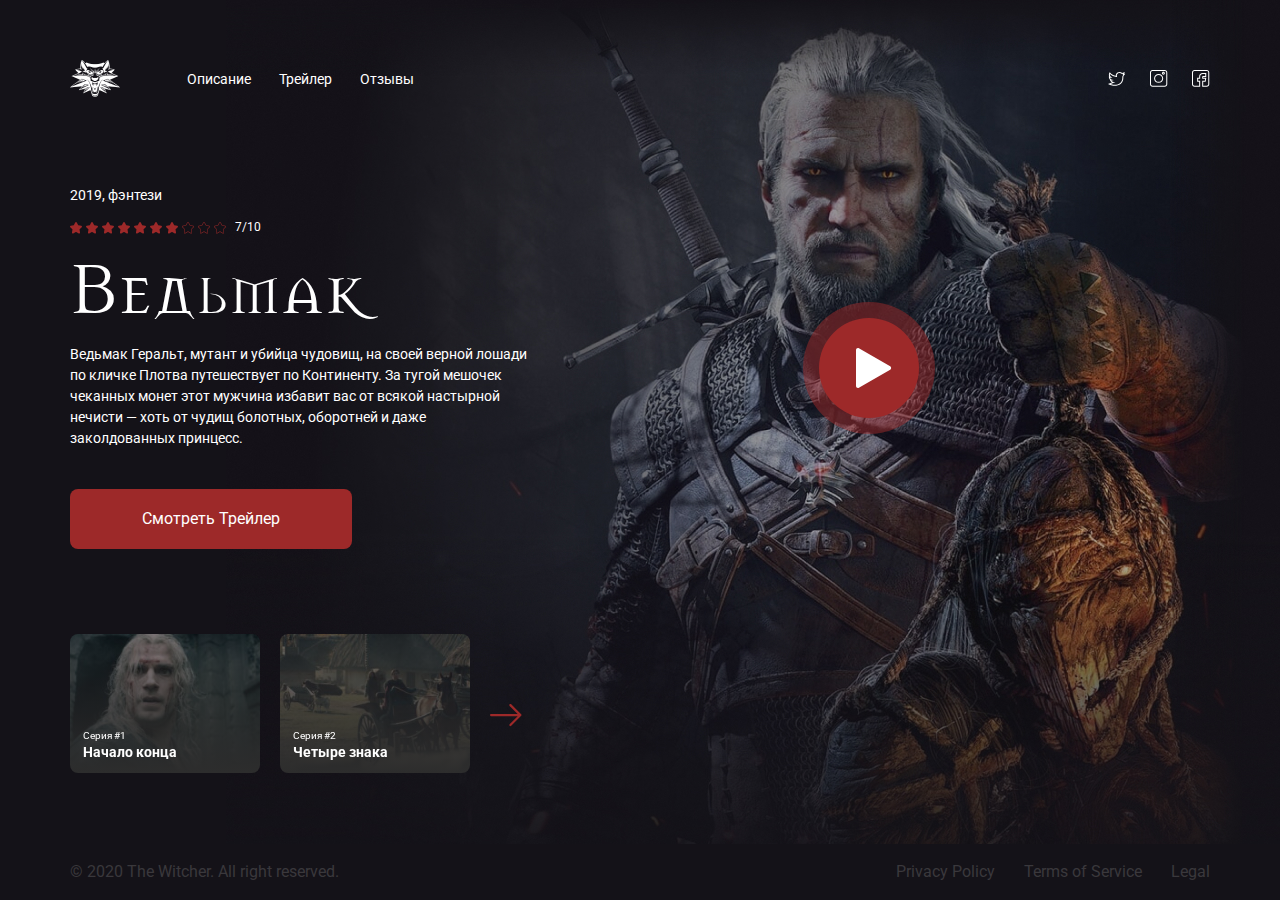
<file: index.html>
<!DOCTYPE html>
<html lang="ru">

<head>
    <meta charset="UTF-8">
    <meta name="viewport" content="width=device-width, initial-scale=1.0">
    <meta http-equiv="X-UA-Compatible" content="ie=edge">
    <title>The Witcher</title>
    <link rel="stylesheet" href="https://fonts.googleapis.com/css?family=Roboto&display=swap">
    <link rel="stylesheet" href="css/reset.css">
    <link rel="stylesheet" href="css/animate.css">
    <link rel="stylesheet" href="css/swiper.min.css">
    <link rel="stylesheet" href="css/jquery.fancybox.min.css">
    <link rel="stylesheet" href="css/style.css">


</head>

<body>
    <header>
        <div class="container">
            <div class="header">
                <img src="img/logo.png" alt="logo" class="logo">

                <nav class="menu-list">
                    <a href="#" class="menu-link">Описание</a>
                    <a href="#" class="menu-link">Трейлер</a>
                    <a href="#" class="menu-link">Отзывы</a>
                </nav>

                <div class="social">
                    <a href="#" class="social-link"><img src="img/social/twitter.svg" alt="twitter"></a>
                    <a href="#" class="social-link"><img src="img/social/instagram.svg" alt="instagram"></a>
                    <a href="#" class="social-link"><img src="img/social/facebook.svg" alt="facebook"></a>
                </div>
                <!-- /.social -->
            </div>
            <!-- /.header -->
            <div class="menu-button"></div>
        </div>
        <!-- /.container -->
    </header>

    <main>
        <div class="container">
            <div class="main-content">
                <div class="content">
                    <span class="genre animated fadeInRight">2019, фэнтези</span>
                    <div class="rating animated fadeInRight">
                        <div class="rating-stars">
                            <img src="img/star.svg" alt="star" class="star">
                            <img src="img/star.svg" alt="star" class="star">
                            <img src="img/star.svg" alt="star" class="star">
                            <img src="img/star.svg" alt="star" class="star">
                            <img src="img/star.svg" alt="star" class="star">
                            <img src="img/star.svg" alt="star" class="star">
                            <img src="img/star.svg" alt="star" class="star">
                            <img src="img/star-o.svg" alt="star-o" class="star">
                            <img src="img/star-o.svg" alt="star-o" class="star">
                            <img src="img/star-o.svg" alt="star-o" class="star">
                        </div>
                        <div class="rating-number">7/10</div>
                    </div>
                    <!-- /.rating -->
                    <h1 class="main-title animated fadeInRight">Ведьмак</h1>
                    <p class="main-description animated fadeInRight">Ведьмак Геральт, мутант и убийца чудовищ, на своей верной лошади по
                        кличке Плотва путешествует по Континенту. За тугой мешочек чеканных монет этот мужчина избавит
                        вас от всякой настырной нечисти — хоть от чудищ болотных, оборотней и даже заколдованных
                        принцесс.
                    </p>

                    <a data-fancybox href="https://www.youtube.com/watch?v=EUizTA1nrfA" class="button animated fadeInRight">Смотреть Трейлер</a>

                </div>
                <!-- /.content -->

                <a data-fancybox href="https://www.youtube.com/watch?v=EUizTA1nrfA" class="play">
                    <img src="img/play.svg" alt="play" class="play-img">
                </a>
                <!-- /.play -->

            </div>
            <!-- /.main-content -->

<div class="series">
    <div class="swiper-container">
        <div class="swiper-wrapper">
            <div class="swiper-slide">
                <div class="card series-1">
                    <span class="card-subtitle">Серия #1</span>
                    <h2 class="card-title">Начало конца</h2>
                </div>
            </div>
            <div class="swiper-slide">
                <div class="card series-2">
                    <span class="card-subtitle">Серия #2</span>
                    <h2 class="card-title">Четыре знака</h2>
                </div>
            </div>
            <div class="swiper-slide">
                <div class="card series-3">
                    <span class="card-subtitle">Серия #3</span>
                    <h2 class="card-title">Предательская луна</h2>
                </div>
            </div>
            <div class="swiper-slide">
                <div class="card series-4">
                    <span class="card-subtitle">Серия #4</span>
                    <h2 class="card-title">Банкеты, ублюдки и похороны</h2>
                </div>
            </div>
            <div class="swiper-slide">
                <div class="card series-5">
                    <span class="card-subtitle">Серия #5</span>
                    <h2 class="card-title">Сдерживаемые аппетиты</h2>
                </div>
            </div>
            <div class="swiper-slide">
                <div class="card series-6">
                    <span class="card-subtitle">Серия #6</span>
                    <h2 class="card-title">Редкие виды</h2>
                </div>
            </div>
            <div class="swiper-slide">
                <div class="card series-7">
                    <span class="card-subtitle">Серия #7</span>
                    <h2 class="card-title">Перед падением</h2>
                </div>
            </div>
            <div class="swiper-slide">
                <div class="card series-8">
                    <span class="card-subtitle">Серия #8</span>
                    <h2 class="card-title">Нечто большее</h2>
                </div>
            </div>
        </div>

    </div>
    <button class="arrow"></button>
</div>
      
        </div>
        <!-- /.container -->

    </main>

    <footer class="footer">
        <div class="container">
            <div class="footer-content">
                <div class="left">
                    <span class="copyright">© 2020 The Witcher. All right reserved.</span>
                </div>
                <div class="right">
                    <nav class="footer-menu">
                        <a href="#" class="footer-link">Privacy Policy</a>
                        <a href="#" class="footer-link">Terms of Service</a>
                        <a href="#" class="footer-link">Legal</a>
                    </nav>
                </div>
            </div>
    </footer>

    <script src="https://cdn.jsdelivr.net/npm/jquery@3.4.1/dist/jquery.min.js"></script>
    <script src="js/jquery.fancybox.min.js"></script>
    <script src="js/swiper.min.js"></script>
    <script src="js/main.js"></script>
<!-- Yandex.Metrika counter -->
<script type="text/javascript" >
   (function(m,e,t,r,i,k,a){m[i]=m[i]||function(){(m[i].a=m[i].a||[]).push(arguments)};
   m[i].l=1*new Date();k=e.createElement(t),a=e.getElementsByTagName(t)[0],k.async=1,k.src=r,a.parentNode.insertBefore(k,a)})
   (window, document, "script", "https://mc.yandex.ru/metrika/tag.js", "ym");

   ym(57384142, "init", {
        clickmap:true,
        trackLinks:true,
        accurateTrackBounce:true
   });
</script>
<noscript><div><img src="https://mc.yandex.ru/watch/57384142" style="position:absolute; left:-9999px;" alt="" /></div></noscript>
<!-- /Yandex.Metrika counter -->


</body>

</html>
</file>
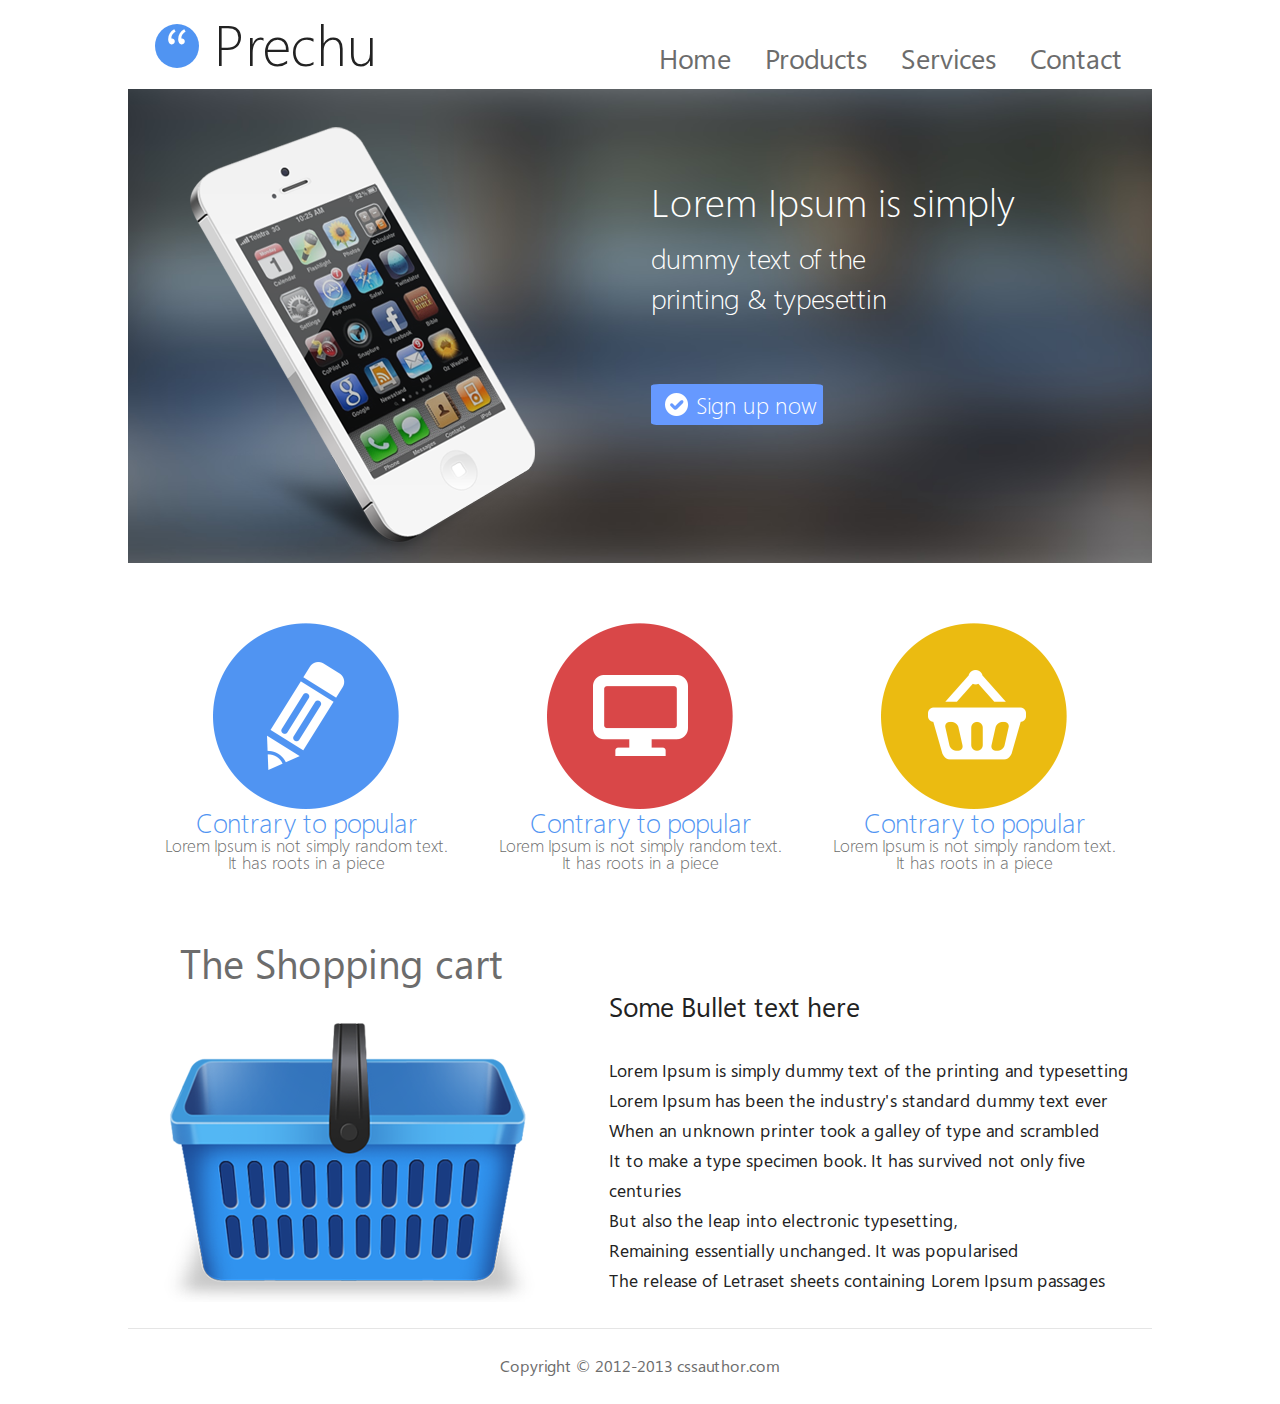
<file: Prechu/index.html>
<!DOCTYPE html>
<html lang="en">

<head>
    <meta charset="UTF-8">
    <meta name="viewport" content="width=device-width, initial-scale=1.0">
    <title>Prechu</title>
    <link rel="stylesheet" href="css/reset.css">
    <link href="https://fonts.googleapis.com/css?family=Source+Sans+Pro&display=swap" rel="stylesheet">
    <link rel="stylesheet" href="css/style.css">
</head>

<body>
    <header>
        <div class="container">
            <div class="header">
                <div class="logo">
                    <p>“</p>
                </div>
                <h1 class="header_title">Prechu</h1>
                <nav class="header_menu">
                    <a href="#" class="header_link">Home</a>
                    <a href="#" class="header_link">Products</a>
                    <a href="#" class="header_link">Services</a>
                    <a href="#" class="header_link">Contact</a>
                </nav>
            </div>
        </div>
    </header>

    <main>
        <div class="container">
            <div class="banner">

                <div class="banner_left">
                    <img src="img/phone.png" alt="" class="phone">
                </div>

                <div class="banner_right">
                    <h2 class="banner_title">Lorem Ipsum is simply</h2>
                    <p class="banner_descript">
                        dummy text of the<br>
                            printing & typesettin</p>
                    <div class="banner_btn"><img src="img/btn.png" alt="" class="btn_img">
                        <h3>Sign up now</h3>
                    </div>
                    </div>

                </div>
            
            <div class="options">
                
                <div class="block">
                    <img src="img/pen.png" alt="pen">
                    <h2>Contrary to popular</h2>
                    <p class="descr">Lorem Ipsum is not simply random text.<br>
                        It has roots in a piece </p>
                </div>


                <div class="block">
                    <img src="img/pc.png" alt="pc">
                    <h2>Contrary to popular</h2>
                    <p class="descr">Lorem Ipsum is not simply random text.<br>
                        It has roots in a piece </p>
                </div>

                <div class="block">
                    <img src="img/korz.png" alt="korz">
                    <h2>Contrary to popular</h2>
                    <p class="descr">Lorem Ipsum is not simply random text.<br>
                        It has roots in a piece </p>
                </div>

            </div>
            <div class="shop">
                <div class="left1">
                    <h2 class="shop_title">The Shopping cart</h2>
                    <img src="img/cart.png" alt="cart" class="cart">
                </div>
                <div class="left2">
                    <h2>Some Bullet text here</h2>
                    <p>Lorem Ipsum is simply dummy text of the printing and typesetting<br> 
                        Lorem Ipsum has been the industry's standard dummy text ever<br> 
                        When an unknown printer took a galley of type and scrambled<br> 
                        It to make a type specimen book. It has survived not only five centuries<br>
                        But also the leap into electronic typesetting,<br>
                        Remaining essentially unchanged. It was popularised<br> 
                        The release of Letraset sheets containing Lorem Ipsum passages</p>
                </div>
            </div>
               
           
            </div>

            

        
    </main>

    <footer>
        <div class="container">
            <div class="footer">

                <h3>Copyright © 2012-2013 cssauthor.com</h3>
            </div>
        </div>
    </footer>
</body>

</html>
</file>
<file: css/style.css>
@font-face {
    font-family: 'MasonChronicles';
    src: url('../fonts/MasonChronicles.woff') format('woff');
    src: url('../fonts/MasonChronicles.woff2') format('woff2');
    font-weight: normal;
    font-style: normal;
}


body {
    
    background-color: #141218;
    font-family: 'Roboto', serif;
    font-style: normal;
    font-weight: normal;
    color: #FFFFFF;
    min-height: 100vh;
    display: flex;
    flex-direction: column;
    justify-content: space-between;
    background-image: url('../img/background.jpg');
    background-repeat: no-repeat;
    background-position: top right;

}

.container {
    width: 100%;
    max-width: 1140px;
    margin: auto;
}

.header {
    display: flex;
    align-items: center;
    justify-content: space-between;
    padding-top: 60px;
    margin-bottom: 90px;
}

.menu-list {
    margin-right: auto;
    margin-left: 67px;
}

.menu-link {

    font-size: 14px;
    line-height: 16px;
    color: #FFFFFF;
    text-decoration: none;
    margin-right: 24px;

}

.social-link {
    margin-left: 20px;
    text-decoration: none;
}

.genre {
    font-size: 14px;
    line-height: 16px;
    margin-bottom: 16px;
    display: block;
}

.rating {
    display: flex;
    align-items: center;
    margin-bottom: 10px;
}

.rating-number {
    margin-left: 9px;
    font-size: 12px;
    line-height: 14px;
}

.main-title {
    font-family: 'MasonChronicles', serif;
    font-weight: 500;
    font-size: 76px;
    line-height: 89px;
    margin-bottom: 10px;
}

.main-description {
    font-size: 14px;
    line-height: 150%;
    max-width: 458px;
    margin-bottom: 40px;
}

.button {
    background-color: #9D2929;
    border-radius: 8px;
    color: #FFFFFF;
    border: none;
    padding: 22px 72px;
    display: inline-block;
    text-decoration: none;

}
.button:active {
    
    color: #FFFFFF;
    

}

.play {
    display: flex;
    background-color: #9D2929;
    width: 100px;
    height: 100px;
    border-radius: 50%;
    border: none;
    position: relative;
    margin: auto;
    align-items:center;
    justify-content: center;
}

.play::before {
    content: '';
    width: 132px;
    height: 132px;
    background: #9D2929;
    opacity: 0.5;
    position: absolute;
    border-radius: 50%;
    left: -16px;
    top: -16px;
    animation: pulse 0.5s ease-in-out 0.5s infinite;

}

.play-img {
    position: relative;
    transform: translateX(5px);
}

.main-content {
    display: flex;
    margin: auto;
    align-items: center;
    margin-bottom: 85px;
}

/*slider*/

.series {

    display: flex;
    align-items:center;
    position: relative;
    max-width: 420px;

}

.card {
    width: 164px;
    height: 113px;
    border-radius: 8px;
    display: flex;
    flex-direction: column;
    justify-content: flex-end;
    padding: 13px;
    margin-right: 30px;
    
}

.card-subtitle {
    font-size: 10px;
    line-height: 12px;
    margin-bottom: 2px;

}

.card-title {
    font-weight: bold;
    font-size: 14px;
    line-height: 16px;
}
.series-1 {
    background: linear-gradient(180deg, rgba(20, 18, 24, 0.5) 0%, #2D2D2D 100%),url('../img/series/1.jpg');
    background-repeat: no-repeat;
    background-size: cover;
    background-position:center;
}
.series-2 {
    background: linear-gradient(180deg, rgba(20, 18, 24, 0.5) 0%, #2D2D2D 100%),url('../img/series/2.jpg');;
    background-repeat: no-repeat;
    background-size: cover;
    background-position:center;

}

.series-3 {
    background: linear-gradient(180deg, rgba(20, 18, 24, 0.5) 0%, #2D2D2D 100%),url('../img/series/3.jpg');
    background-repeat: no-repeat;
    background-size: cover;
    background-position:center;
}
.series-4 {
    background: linear-gradient(180deg, rgba(20, 18, 24, 0.5) 0%, #2D2D2D 100%),url('../img/series/4.jpg');;
    background-repeat: no-repeat;
    background-size: cover;
    background-position:center;

}
.series-5 {
    background: linear-gradient(180deg, rgba(20, 18, 24, 0.5) 0%, #2D2D2D 100%),url('../img/series/5.jpg');
    background-repeat: no-repeat;
    background-size: cover;
    background-position:center;
}
.series-6 {
    background: linear-gradient(180deg, rgba(20, 18, 24, 0.5) 0%, #2D2D2D 100%),url('../img/series/6.jpg');;
    background-repeat: no-repeat;
    background-size: cover;
    background-position:center;

}

.series-7 {
    background: linear-gradient(180deg, rgba(20, 18, 24, 0.5) 0%, #2D2D2D 100%),url('../img/series/7.jpg');
    background-repeat: no-repeat;
    background-size: cover;
    background-position:center;
}
.series-8 {
    background: linear-gradient(180deg, rgba(20, 18, 24, 0.5) 0%, #2D2D2D 100%),url('../img/series/8.jpg');;
    background-repeat: no-repeat;
    background-size: cover;
    background-position:center;

}

.arrow {
    width: 32px;
    height: 23px;
    border:none;
    background-image: url('../img/arrow.svg');
    background-repeat: no-repeat;
    background-position: center;
    background-color: transparent;
    position:absolute;
    top: 50%;
    right: -32px;
}

/*footer*/

.footer {

    padding: 20px 0;
    background-color:#141218;
    margin-top: auto;
    
}

.footer-content {

    display: flex;
    align-items: center;
    justify-content: space-between;
}

.footer-link {
    text-decoration: none;
    color: #3A383C;
    margin-left: 25px;

}
.copyright {
    color:#3A383C;
}

.swiper-container {
    max-width: 420px;
    margin-left: 0;
}

.menu-button {
    display: none;
}
/* Responsive */
@media (max-width: 760px) {

    body {

    }
    .play {
        display: none;
    }
    .footer-content {
        flex-direction: column;
        align-items: flex-start;
        
    }
    .copyright {
     display: block;
     margin-bottom: 8px;   
    }
    .footer-link:first-child {
        margin-left: 0;
    }
    
}
@media (max-width:540px) {
    .menu-button {
        position: absolute;
        top: 40px;
        right:35px ;
        width: 30px;
        height: 2px;
        background-color: #FFFFFF;
        display: block;
        border:none;
        transition: transform 0.2s;
        cursor: pointer;
    }
    .menu-button::before {
        content:'';
        position: absolute;
        top:0;
        left: 0;
        width: 30px;
        height: 2px;
        background-color: #FFFFFF;
        display: block;
        margin-top: -7px;
        transition: transform 0.2s;
    }
    .menu-button::after {
        content:'';
        position: absolute;
        top:0;
        left: 0;
        width: 30px;
        height: 2px;
        background-color: #FFFFFF;
        display: block;
        margin-top: 7px;
        transition: transform 0.2s;
    }
    .menu-button-active {
        height: 0;
    }
    .menu-button-active::before {
        transform: rotate(45deg);
        margin-top: 0;
    }
    .menu-button-active::after {
        transform: rotate(135deg);
        margin-top: 0;
    }
    .header {
        display: none;
        flex-direction: column;
        position: absolute;
        right: 0;
        top: 0;  
        background-color:red; 
        width: 250px; 
        padding-bottom: 40px;
    }
    .header-active {
        display:flex;
    }
    .logo {
        margin-bottom: 25px;
    }
    .menu-list {
        margin:auto;
        order: 2;
        display: flex;
        flex-direction: column;
        align-items:center;
    }
    .menu-link {
        margin-right: 0;
        margin-bottom: 17px;
    }
    .social-link:first-child {
        margin-left: 0px;
    }
    .social {
        order: 1;
        margin-bottom: 22px;
    }
    .swiper-container {
        max-width: 80%;
    }
    .main-content{
        margin-top: 196px;
    }
    .main-title {
        font-size: 56px;
    }
    .series {
        width: 80%;
    }
}
</file>
<file: Prechu/css/style.css>
@font-face {
    font-family: 'SegoeWP Light';
    font-style: normal;
    font-weight: normal;
    src: url(../fonts/segoe-wp-light.woff);
}

@font-face {
    font-family: 'Segoe WP N';
    font-style: normal;
    font-weight: normal;
    src: local('Segoe WP N'), url(../fonts/SegoeWPN.woff);

}

.container {
    margin: 0 auto;
    max-width: 1024px;
}

.header {
    display: flex;

    
    height: 89px;
}

.logo {
    margin-left:27px;
    margin-top: 24px;
    width: 44px;
    height: 44px;
    background-color: #5094f2;
    border-radius: 50%;
    text-align: center;
    color: #ffffff;


    font-family: 'Source Sans Pro', sans-serif;

}

.logo p {
    font-size: 42.35pt;
    padding: 0;
    margin: 0;
}

.header_title {
    margin-top: 15px;
    margin-left: 15px;
    left: 0;
    font-size: 42.35pt;
    font-family: 'SegoeWP Light';
}

.header_menu {
    margin-left: auto;
}

nav {
    margin-top: 45px;
}
.header_menu {}

.header_link {
    position: relative;
    color: #6c6c6c;
    text-decoration: none;
    font-size: 20.35pt;
    font-family: 'Segoe WP N';
    margin-right: 30px;
    
    
}


.header_link:after {
    content: '';
    display: block;
    width: 100%;
    height: 3px;
    background-color: #5094f2;
    position: absolute;
    top: 46px;
    left: 0;
    z-index: 1;
    transition: all 0.5s linear;
    display: none;

}

.header_link:hover:after {
    display: block;

}
/*banner*/

.banner {
    background: url(../img/banner_background.jpg);
    background-position: center center;
    background-repeat: no-repeat;
    background-size: cover;
    /*height: 100vh;*/
    max-width: 1250px;
    color: #fff;
    font-family: 'SegoeWP Light';
    display: flex;
}

.phone {
    margin-top: 38px;
    margin-left: 62px;
}
.banner_btn {
    margin-top: 66px;
    margin-left: 116px;
    display: flex;
    width: 172px;
    height: 41px;
    background-color:#6699ff;
    align-items:center;
    border-radius: 5%;
    font-size: 17.35pt;
}
.banner_btn h3 {
    margin-left: 8px;
}
.btn_img{
    margin-left: 14px;
}

.banner_right {
    margin-top: 33px;
}
.banner_title, .banner_descript {

    margin-left: 116px;

}
.banner_title {
    font-size: 29.35pt;
    margin-top: 60px;
}
.banner_descript {
    font-size: 21pt;
    margin-top: 17px;
    
    line-height: 30pt;
}

/*options*/
.options {
    padding-left: 28px;
    padding-right: 28px;
    margin-top: 60px;
    display: flex;
    justify-content: space-between;
    background: url(../img/back.png);
    background-position: -50px;
}
.options h2 {
    color:#5094f2;
    font-size: 20pt;
}

.options p {
    color: #6c6c6c;
    font-size: 17.35px;
}

.block {
    height: 275px;
    width: 300px;
    text-align: center;
    align-items: center;
    
    font-family: 'SegoeWP Light';
}
/*Shop cart*/
.shop {
    
    margin-top: 45px;
    display: flex;
}
.left1 {
    width: 355px;
    height: 355px;
    font-family: 'Segoe WP N';
    align-items:center;
    text-align: center;
    font-size: 30pt;
    color: #6c6c6c;
    margin-left: 36px;
}
.shop_title {
    margin-bottom: 40px;
} 

.left2 {
    font-family: 'Segoe WP N';
    margin-top: 50px;
    margin-left: 90px;
    
    
}
.left2 h2 {

    font-size: 20pt;
    
}
.left2 p {
    font-size: 13pt;
    margin-top: 35px;
    line-height: 30px;
}

/*footer*/
.footer {
    color: #6c6c6c;
    font-family: 'Segoe WP N';
    margin-top: 30px;
    text-align: center;
    padding: 30px;
    background: url(../img/footer.png)
}
</file>
